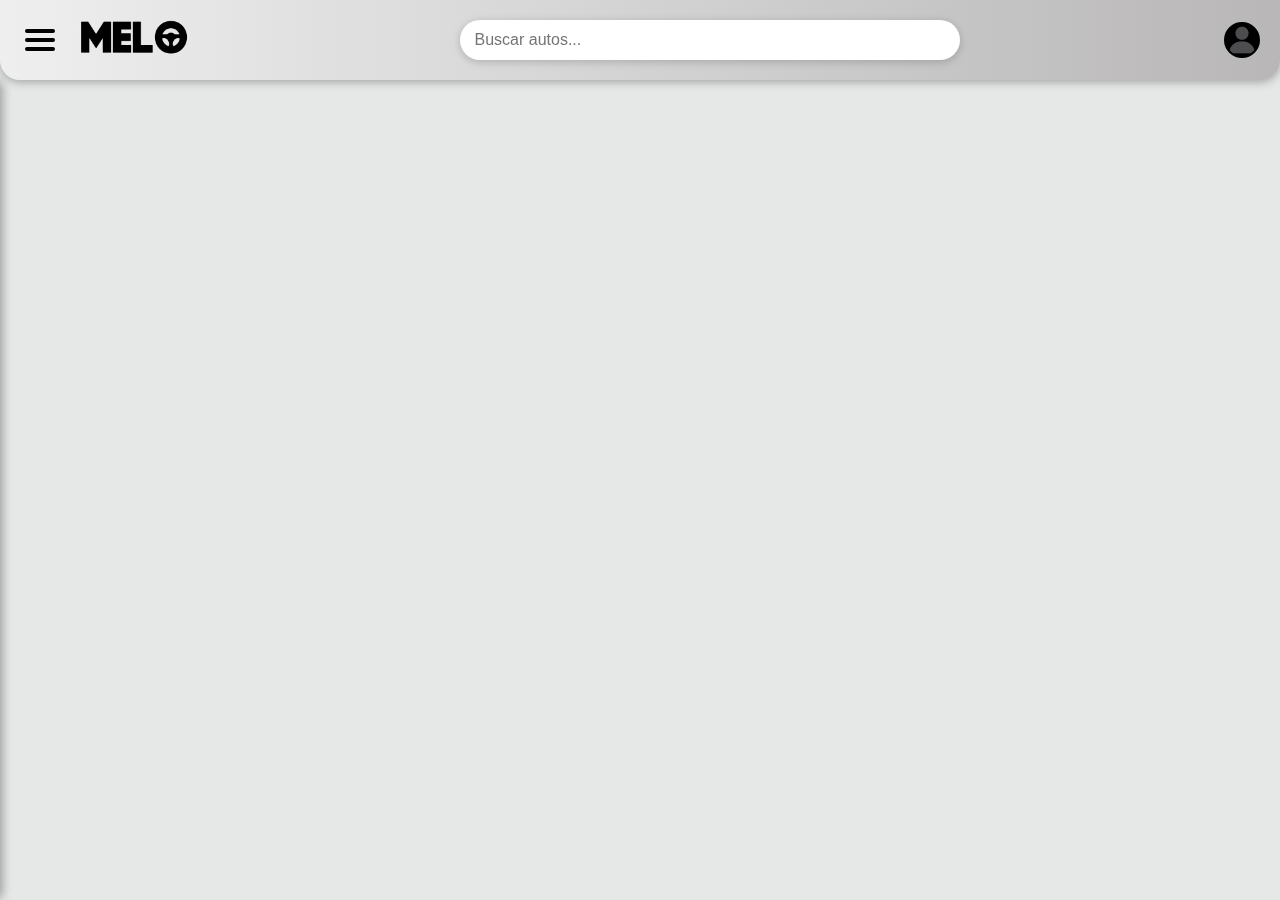
<file: Index.html>
<!--No tocar-->
<!DOCTYPE html>
<html lang="es">
<head>
  <meta charset="UTF-8" />
  <meta name="viewport" content="width=device-width, initial-scale=1" />
  <title>Melo - Renta de autos</title>
  <link rel="stylesheet" href="/css/style.css" />
</head>




<body>

      <!--Menu-->

  <header class="main-header">
    <div class="toggle" id="menu-toggle" aria-label="Toggle menu" role="button" tabindex="0">
      <span></span>
      <span></span>
      <span></span>
     </div>


       <!--Logo-->

     <a href="/Index.html" class="logo-link" aria-label="Melo Logo">
     
        <img src="img/MeloFrontPagetext.png" alt="Melo Logo" class="titulo-img" title="La pagina principal de melo" />


     </a>

     <!--Buscador-->
     
     <div class="Buscador">
      <input
        type="search"
        id="search-input"
        class="buscardor-input"
        placeholder="Buscar autos..."
      />
    </div>


    <img src="/img/Profile_Icon.png" alt="Imagen de perfil" class="profile-icon" title="Perfil de usuario" />


  </header>


    <!--Sidebar-->

  <nav class="slidebar" id="sidebar">
    <h1>📜Menú</h1>
    <ul>
      <li><a href="#">🏡Inicio</a></li>
      <li><a href="#">⚙️Ajustes</a></li>
      <li><a href="/register.html">📝Registrarse</a></li>


    </ul>
  </nav>


    <!--Contenido principal-->

  <main>




  </main>





    <!--Footer-->
  <script src="/js/script.js"></script>
</body>
</html>
</file>
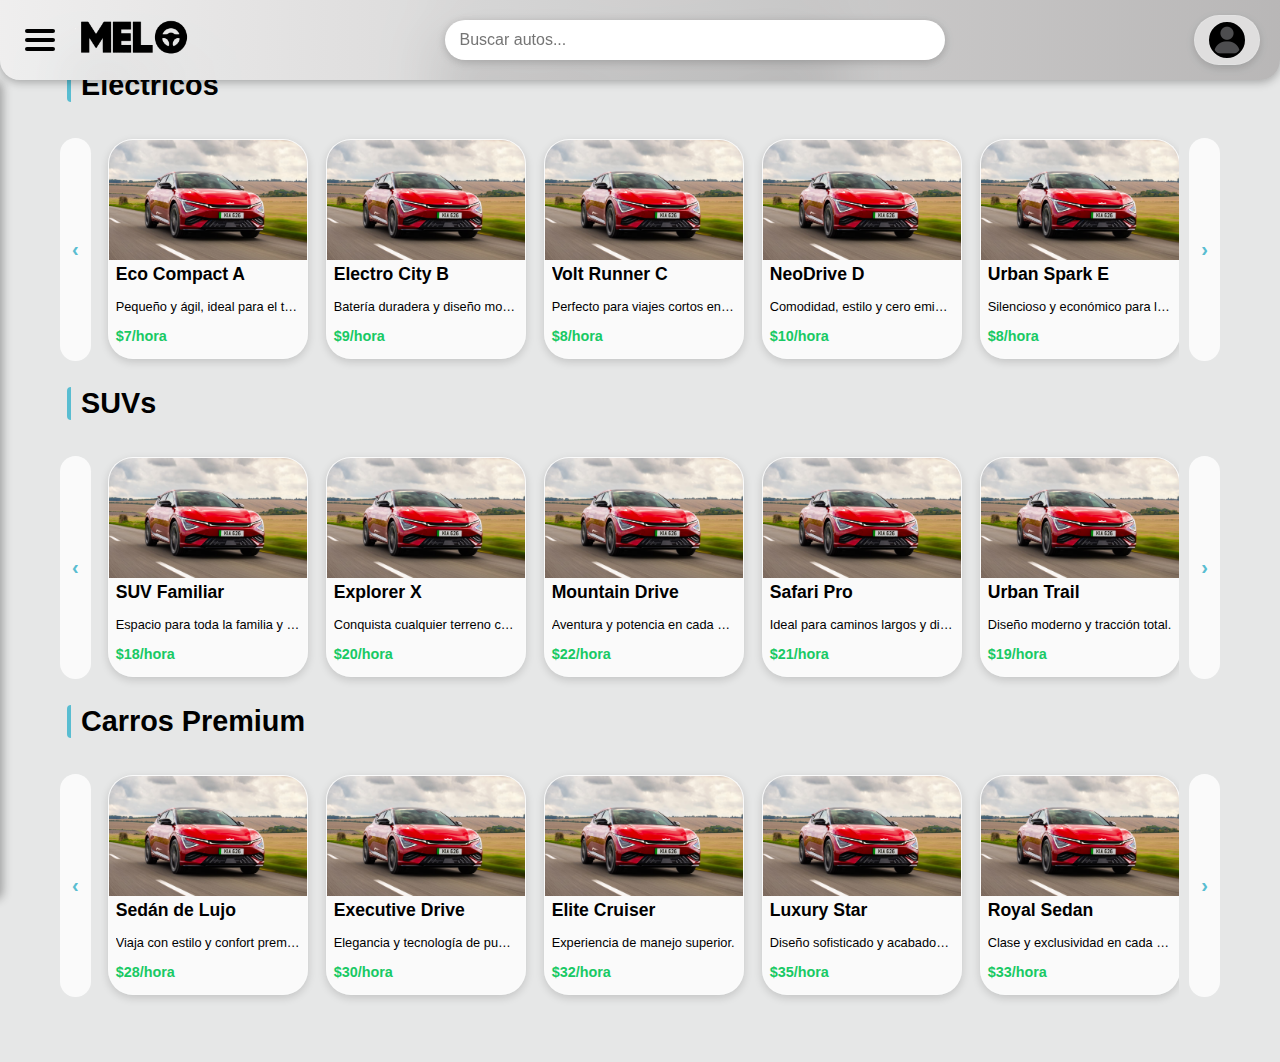
<file: index.html>
<!--No tocar-->
<!DOCTYPE html>
<html lang="es">
<head>
  <meta charset="UTF-8" />
  <meta name="viewport" content="width=device-width, initial-scale=1" />
  <title>Melo - Renta de autos</title>
  <link rel="stylesheet" href="css/style.css" />
    <link href='https://cdn.boxicons.com/fonts/basic/boxicons.min.css' rel='stylesheet'>
  <link rel="icon" href="img/MeloIcon.png" type="image/png" />
  
</head>

<body>

      <!--Menu-->

  <header class="main-header">
    <div class="toggle" id="menu-toggle" aria-label="Toggle menu" role="button" tabindex="0">
      <span></span>
      <span></span>
      <span></span>
     </div>


       <!--Logo-->

     <a href="index.html" class="logo-link" aria-label="Melo Logo">
     
        <img src="img/MeloFrontPagetext.png" alt="Melo Logo" class="titulo-img" title="La pagina principal de melo" />


     </a>

     <!--Buscador-->
     
     <div class="Buscador">
      <input
        type="search"
        id="search-input"
        class="buscardor-input"
        placeholder="Buscar autos..."
        title="Buscar autos disponibles"
        aria-label="Buscar autos disponibles"
        aria-describedby="search-button"
      />
      <i class='bx bx-search'></i>
    </div>

     <!-- Profile Icon -->

     <div class="profile-container">
<img src="img/Profile_Icon.png" alt="Imagen de perfil" class="profile-icon" title="Perfil de usuario" aria-label="Perfil" id="profile-icon" />  <div id="profile-dropdown" class="profile-dropdown">
  <a href="#"><i class='bx  bx-user-circle'  ></i> Mi perfil</a>
  <a href="#"><i class='bx bx-car'></i> Autos</a>
    <a href="#"><i class='bx bx-cog'></i>Ajustes</a>
    <a href="#"><i class='bx  bx-arrow-out-left-square-half'  ></i> Salir</a>
  </div>
</div>




  </header>


    <!--Sidebar-->
<nav class="slidebar" id="sidebar">
  <h1><i class='bx bx-menu'></i> Menú</h1>
  <ul>
    <li>
      <a href="index.html"><i class='bx bx-home'></i> Inicio</a>
    </li>
    <li>
      <a href="ajustes.html"><i class='bx bx-cog'></i> Ajustes</a>
    </li>
    <li>
      <a href="register.html"><i class='bx bx-edit'></i> Registrarse</a>
    </li>
    <li>
      <a href="login.html"><i class='bx bx-lock'></i> Iniciar Sesión</a>
    </li>
    <li>
      <a href="contacto.html"><i class='bx bx-phone'></i> Contacto</a>
    </li>
  </ul>
</nav>



    <!--Contenido principal-->

  <main>
    <section class="main-content">
      <h2></h2>

      
    </section>

<!-- Marketplace -->
<section class="marketplace">
  <h2>Explora Nuestros Autos Para Renta</h2>

  <!-- Categoria 1: Eléctricos -->
  <div class="category" id="Electricos">
    <div class="category-title">Eléctricos</div>
    <div class="carousel-wrapper">
      <button class="scroll-btn left" onclick="scrollLeftBtn('electricos-scroll')">‹</button>
      <div class="cards scrollable" id="electricos-scroll">

        <a href="#" class="card">
          <img src="img/Carplaceholder.png" alt="Eco Compact A">
          <div class="info">
            <h3>Eco Compact A</h3>
            <p>Pequeño y ágil, ideal para el tráfico urbano.</p>
            <span class="price">$7/hora</span>
          </div>
        </a>

        <a href="#" class="card">
          <img src="img/Carplaceholder.png" alt="Electro City B">
          <div class="info">
            <h3>Electro City B</h3>
            <p>Batería duradera y diseño moderno.</p>
            <span class="price">$9/hora</span>
          </div>
        </a>

        <a href="#" class="card">
          <img src="img/Carplaceholder.png" alt="Volt Runner C">
          <div class="info">
            <h3>Volt Runner C</h3>
            <p>Perfecto para viajes cortos en la ciudad.</p>
            <span class="price">$8/hora</span>
          </div>
        </a>

        <a href="#" class="card">
          <img src="img/Carplaceholder.png" alt="NeoDrive D">
          <div class="info">
            <h3>NeoDrive D</h3>
            <p>Comodidad, estilo y cero emisiones.</p>
            <span class="price">$10/hora</span>
          </div>
        </a>

        <a href="#" class="card">
          <img src="img/Carplaceholder.png" alt="Urban Spark E">
          <div class="info">
            <h3>Urban Spark E</h3>
            <p>Silencioso y económico para la ciudad.</p>
            <span class="price">$8/hora</span>
          </div>
        </a>

        <a href="#" class="card">
          <img src="img/Carplaceholder.png" alt="GreenMotion F">
          <div class="info">
            <h3>GreenMotion F</h3>
            <p>Eficiencia energética con buen espacio.</p>
            <span class="price">$9/hora</span>
          </div>
        </a>

        <a href="#" class="card">
          <img src="img/Carplaceholder.png" alt="Mini EV G">
          <div class="info">
            <h3>Mini EV G</h3>
            <p>Tamaño compacto, gran desempeño.</p>
            <span class="price">$7/hora</span>
          </div>
        </a>

        <a href="#" class="card">
          <img src="img/Carplaceholder.png" alt="Silent Cruiser H">
          <div class="info">
            <h3>Silent Cruiser H</h3>
            <p>Conducción suave con carga rápida.</p>
            <span class="price">$10/hora</span>
          </div>
        </a>

      </div>
      <button class="scroll-btn right" onclick="scrollRightBtn('electricos-scroll')">›</button>
    </div>
  </div>

  <!-- Categoria 2: SUVs -->
  <div class="category" id="SUV">
    <div class="category-title">SUVs</div>
    <div class="carousel-wrapper">
      <button class="scroll-btn left" onclick="scrollLeftBtn('suv-scroll')">‹</button>
      <div class="cards scrollable" id="suv-scroll">

        <a href="#" class="card">
          <img src="img/Carplaceholder.png" alt="SUV Familiar">
          <div class="info">
            <h3>SUV Familiar</h3>
            <p>Espacio para toda la familia y equipaje.</p>
            <span class="price">$18/hora</span>
          </div>
        </a>

        <a href="#" class="card">
          <img src="img/Carplaceholder.png" alt="Explorer X">
          <div class="info">
            <h3>Explorer X</h3>
            <p>Conquista cualquier terreno con facilidad.</p>
            <span class="price">$20/hora</span>
          </div>
        </a>

        <a href="#" class="card">
          <img src="img/Carplaceholder.png" alt="Mountain Drive">
          <div class="info">
            <h3>Mountain Drive</h3>
            <p>Aventura y potencia en cada viaje.</p>
            <span class="price">$22/hora</span>
          </div>
        </a>

        <a href="#" class="card">
          <img src="img/Carplaceholder.png" alt="Safari Pro">
          <div class="info">
            <h3>Safari Pro</h3>
            <p>Ideal para caminos largos y difíciles.</p>
            <span class="price">$21/hora</span>
          </div>
        </a>

        <a href="#" class="card">
          <img src="img/Carplaceholder.png" alt="Urban Trail">
          <div class="info">
            <h3>Urban Trail</h3>
            <p>Diseño moderno y tracción total.</p>
            <span class="price">$19/hora</span>
          </div>
        </a>

        <a href="#" class="card">
          <img src="img/Carplaceholder.png" alt="Family Wagon">
          <div class="info">
            <h3>Family Wagon</h3>
            <p>Seguridad y confort para los niños.</p>
            <span class="price">$18/hora</span>
          </div>
        </a>

        <a href="#" class="card">
          <img src="img/Carplaceholder.png" alt="AllRoad Max">
          <div class="info">
            <h3>AllRoad Max</h3>
            <p>Versatilidad para ciudad y campo.</p>
            <span class="price">$21/hora</span>
          </div>
        </a>

        <a href="#" class="card">
          <img src="img/Carplaceholder.png" alt="Venture Z">
          <div class="info">
            <h3>Venture Z</h3>
            <p>Potente, elegante y espacioso.</p>
            <span class="price">$23/hora</span>
          </div>
        </a>

      </div>
      <button class="scroll-btn right" onclick="scrollRightBtn('suv-scroll')">›</button>
    </div>
  </div>

  <!-- Categoria 3: Premium -->
  <div class="category" id="Premium">
    <div class="category-title">Carros Premium</div>
    <div class="carousel-wrapper">
      <button class="scroll-btn left" onclick="scrollLeftBtn('premium-scroll')">‹</button>
      <div class="cards scrollable" id="premium-scroll">

        <a href="#" class="card">
          <img src="img/Carplaceholder.png" alt="Sedán de Lujo">
          <div class="info">
            <h3>Sedán de Lujo</h3>
            <p>Viaja con estilo y confort premium.</p>
            <span class="price">$28/hora</span>
          </div>
        </a>

        <a href="#" class="card">
          <img src="img/Carplaceholder.png" alt="Executive Drive">
          <div class="info">
            <h3>Executive Drive</h3>
            <p>Elegancia y tecnología de punta.</p>
            <span class="price">$30/hora</span>
          </div>
        </a>

        <a href="#" class="card">
          <img src="img/Carplaceholder.png" alt="Elite Cruiser">
          <div class="info">
            <h3>Elite Cruiser</h3>
            <p>Experiencia de manejo superior.</p>
            <span class="price">$32/hora</span>
          </div>
        </a>

        <a href="#" class="card">
          <img src="img/Carplaceholder.png" alt="Luxury Star">
          <div class="info">
            <h3>Luxury Star</h3>
            <p>Diseño sofisticado y acabados de lujo.</p>
            <span class="price">$35/hora</span>
          </div>
        </a>

        <a href="#" class="card">
          <img src="img/Carplaceholder.png" alt="Royal Sedan">
          <div class="info">
            <h3>Royal Sedan</h3>
            <p>Clase y exclusividad en cada curva.</p>
            <span class="price">$33/hora</span>
          </div>
        </a>

        <a href="#" class="card">
          <img src="img/Carplaceholder.png" alt="Platinum Ride">
          <div class="info">
            <h3>Platinum Ride</h3>
            <p>Conducción suave con detalles premium.</p>
            <span class="price">$34/hora</span>
          </div>
        </a>

        <a href="#" class="card">
          <img src="img/Carplaceholder.png" alt="Zenith X">
          <div class="info">
            <h3>Zenith X</h3>
            <p>Lo mejor de la ingeniería automotriz.</p>
            <span class="price">$36/hora</span>
          </div>
        </a>

        <a href="#" class="card">
          <img src="img/Carplaceholder.png" alt="Infinity GT">
          <div class="info">
            <h3>Infinity GT</h3>
            <p>Potencia, lujo y presencia en la carretera.</p>
            <span class="price">$38/hora</span>
          </div>
        </a>

      </div>
      <button class="scroll-btn right" onclick="scrollRightBtn('premium-scroll')">›</button>
    </div>
  </div>
</section>






    <!--Footer-->
  <script src="js/script.js"></script>


</body>
</html>
</file>
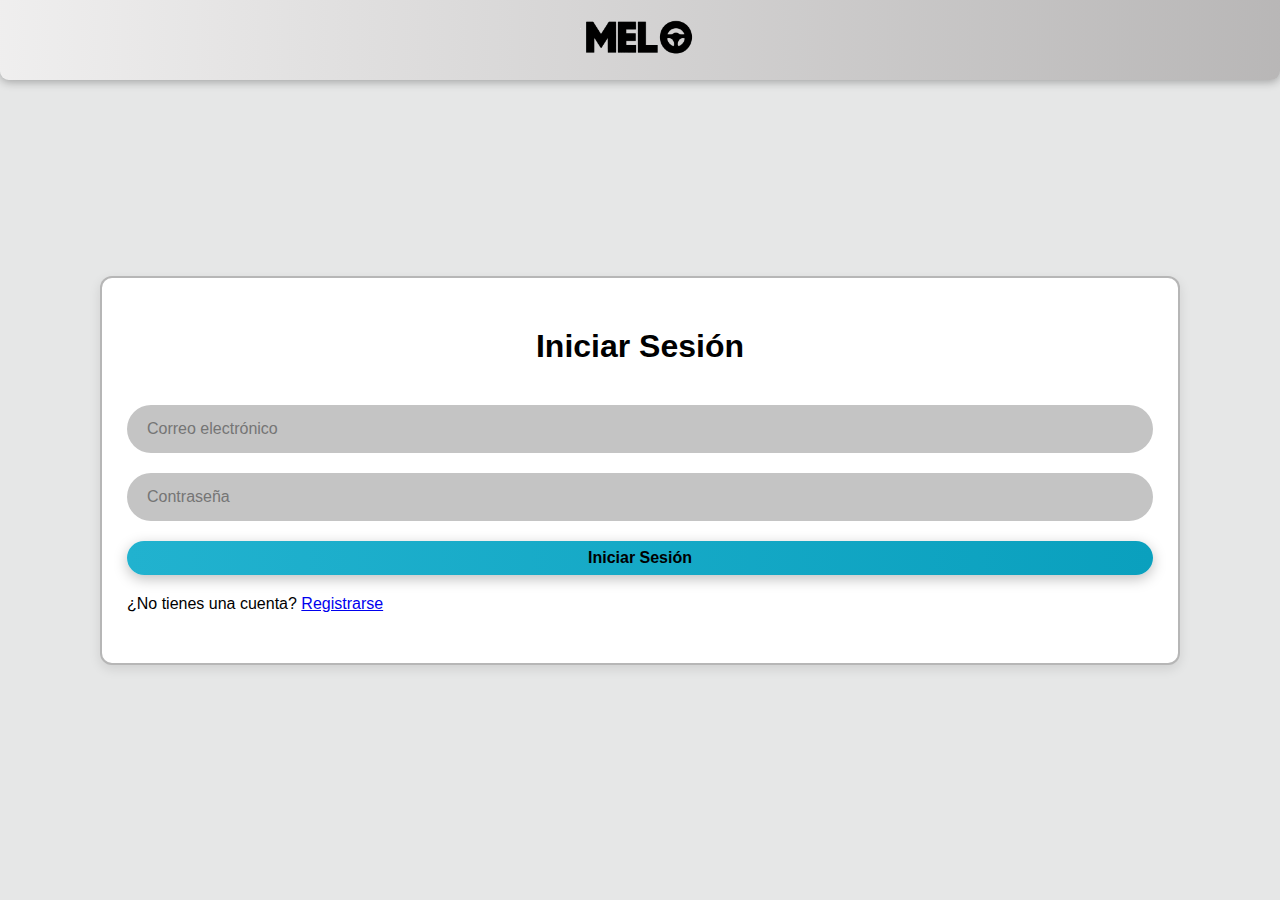
<file: login.html>
<!--No tocar-->
<!DOCTYPE html>
<html lang="es">
<head>
  <meta charset="UTF-8" />
  <meta name="viewport" content="width=device-width, initial-scale=1" />
  <title>Melo - Login</title>
  <link rel="stylesheet" href="css/style.css" />
  <link href='https://cdn.boxicons.com/fonts/basic/boxicons.min.css' rel='stylesheet'>
    <link rel="icon" href="img/MeloIcon.png" type="image/png" />

</head>
<body>

  <!--Logo-->
  <header class="register-header">
    <a href="index.html" class="logo-link" aria-label="Melo Logo">
      <img src="img/MeloFrontPagetext.png" alt="Melo Logo" class="titulo-img" title="La página principal de Melo" />
    </a>
  </header>    

  <div class="container">
    <div class="wrapper"> 
      <form action="">
        <h1>Iniciar Sesión</h1>

        <div class="input-container">
          <input type="email" id="email" name="email" placeholder="Correo electrónico" required />
          <i class='bx bx-envelope-alt'></i>
        </div>

        <div class="input-container">
          <input type="password" id="password" name="password" placeholder="Contraseña" required />
          <i class='bx bx-lock'></i> 
        </div>

        <button type="submit" class="boton">Iniciar Sesión</button>

        <p class="login-link">¿No tienes una cuenta? <a href="register.html">Registrarse</a></p>
      </form>   
    </div>
  </div>

</body>
</html>
</file>
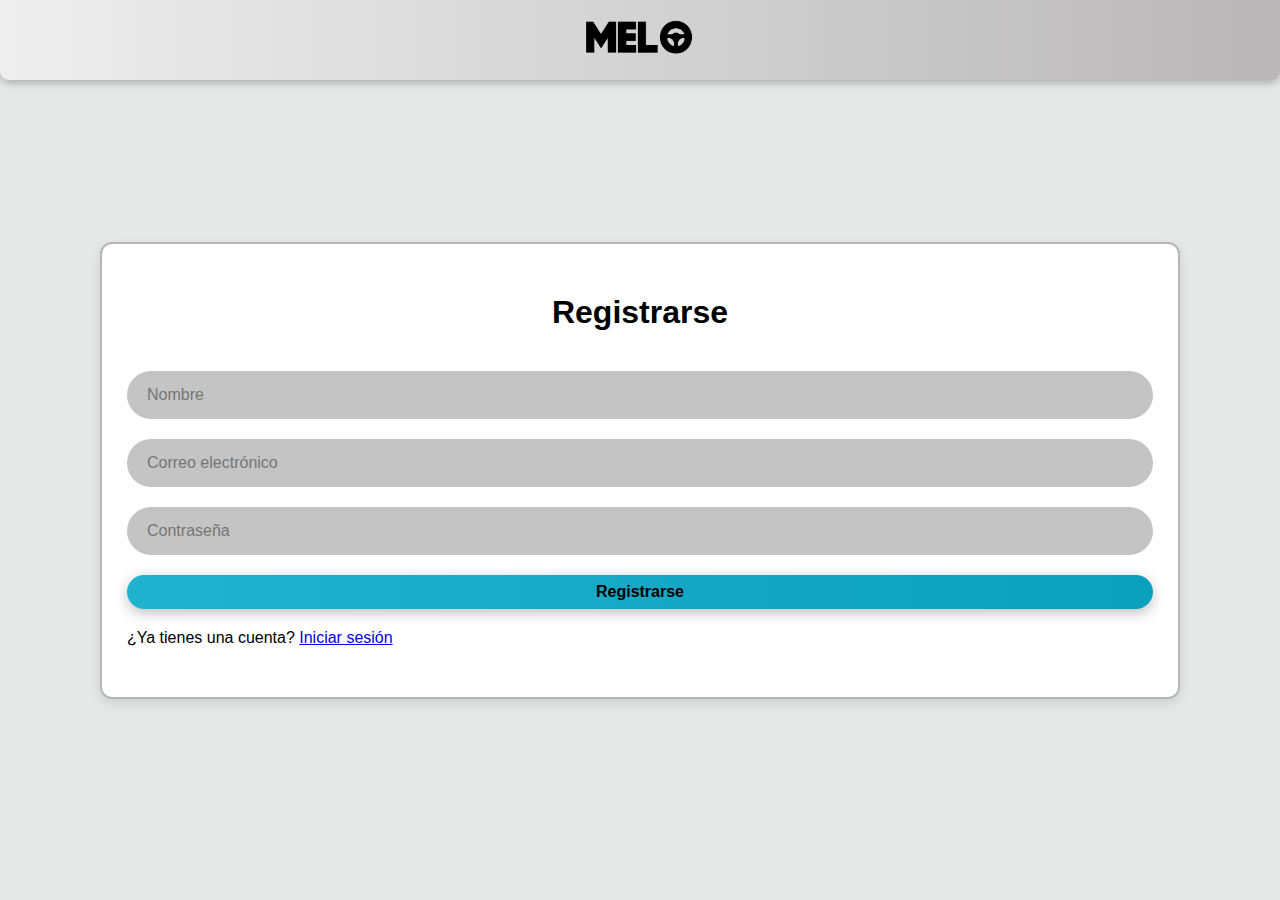
<file: register.html>
<!--No tocar-->
<!DOCTYPE html>
<html lang="es">
<head>
  <meta charset="UTF-8" />
  <meta name="viewport" content="width=device-width, initial-scale=1" />
  <title>Melo - Registrarse</title>
  <link rel="stylesheet" href="css/style.css" />
  <link href='https://cdn.boxicons.com/fonts/basic/boxicons.min.css' rel='stylesheet'>
    <link rel="icon" href="img/MeloIcon.png" type="image/png" />

</head>

<body>

    <!--Logo-->
<header class="register-header">

       <!--Logo-->
     <a href="index.html" class="logo-link" aria-label="Melo Logo">
     
        <img src="img/MeloFrontPagetext.png" alt="Melo Logo" class="titulo-img" title="La pagina principal de melo" />
        </a>
</header>    








<div class="container">

  




<div class="wrapper"> 

    <form action="">

        <h1>Registrarse</h1>
        <div class="input-container">
            <input type="text" id="name" name="name" placeholder="Nombre"required />
            <i class='bx  bx-user-id-card'  ></i>
              
        </div>
        <div class="input-container">
            <input type="email" id="email" name="email"  placeholder="Correo electrónico" plarequired />
            <i class='bx  bx-envelope-alt'  ></i>
        </div>
        <div class="input-container">
            <input type="password" id="password" name="password" placeholder="Contraseña"plarequired />
            <i class='bx  bx-lock'  ></i> 
        </div>
        <button type="submit" class="boton">Registrarse</button>
        <p class="login-link">¿Ya tienes una cuenta? <a href="/login.html">Iniciar sesión</a></p>


    </form>

    


</div>
</div>
</body>





</html>
</file>
<file: css/style.css>
/* ==========================================================
  FONT IMPORTS
  ========================================================== */

/* ==========================================================
  CSS VARIABLES (THEME COLORS, SIZES, ETC.)
  ========================================================== */
:root {
  /* Base sizes */
  --base-size: 16px;

  /* Gradients & Backgrounds */
  --main-gradient: linear-gradient(to right, rgba(253, 251, 251, 0.4), rgba(116, 112, 112, 0.4));
  --main-gradient-nontransparent: linear-gradient(to right, rgb(255, 255, 255), rgb(206, 201, 201));
  --main-solid-color: rgb(255, 255, 255);
  --main-background-color: rgb(230, 231, 231);

  /* Colors */
  --main-color: #dfdede;
  --secondary-color: #59bdd1;
  --secondary-color-dark: #37acc3;
  --secondary-color-gradient: linear-gradient(to right, rgb(89, 189, 209), rgb(8, 68, 81));
  --text-color: #000000;
  --secondary-hover-color: rgba(0, 0, 0, 0.285);
  --primary-hover-color: rgba(22, 23, 23, 0.285);
  --opsite_semitrasparent-color: rgba(75, 74, 74, 0.5);
  --backgroundcolorspecific: #AAACAC;

  /* Effects */
  --universal-blur: blur(30px);

  /* Special Colors */
    --color-stars--readonly: #efb412;
  --color-stars: #e6d00c;
  --color-money: #18c964;
  --color-error: red;
  --color-money-hover: #038a3e;

  /* Input Styles */
  --secondary-input-color: rgb(196, 196, 196);
  --aoutline-input-color: rgba(255, 255, 255, 0.5);
  --inside-input-color: rgb(224, 224, 224);

  /* Button Styles */
  --boton-static: linear-gradient(to right, #21b2cf, #0aa0be);
  --boton-hover: linear-gradient(to right, #62cee3, #0d9dbe);
  --boton-click: linear-gradient(to right, #4895a4, #21474f);

  /* Card Styles */
  --card-background: rgba(255, 255, 255, 0.8);
}

/* ==========================================================
  DARK MODE VARIABLES
  ========================================================== */
@media (prefers-color-scheme: dark) {
  :root {
   --main-gradient: linear-gradient(to right, rgba(30, 30, 30, 0.8), rgba(60, 60, 60, 0.8));
   --main-gradient-nontransparent: linear-gradient(to right, rgb(35, 35, 35), rgb(55, 55, 55));
   --main-solid-color: rgb(20, 20, 20);
   --main-color: #1f1f1f;
   --secondary-color: #59bdd1;
     --secondary-color-dark: #388b9c;
   --secondary-color-gradient: linear-gradient(to right, rgb(89, 189, 209), rgb(8, 68, 81));
   --text-color: #f0f0f0;
   --secondary-hover-color: rgba(255, 255, 255, 0.1);
   --primary-hover-color: rgba(255, 255, 255, 0.2);
   --opsite_semitrasparent-color: rgba(0, 0, 0, 0.5);
   --main-background-color: rgb(15, 15, 15);
   --universal-blur: blur(30px);
   --backgroundcolorspecific: #3F3F3F;

   /* Input Styles */
   --secondary-input-color: rgb(60, 60, 60);
   --aoutline-input-color: rgba(255, 255, 255, 0.3);
   --inside-input-color: rgb(40, 40, 40);

   /* Button Styles */
   --boton-static: linear-gradient(to right, #1e7a8c, #144851);
   --boton-hover: linear-gradient(to right, #2aa2bb, #1f5f6b);
   --boton-click: linear-gradient(to right, #0f3c45, #0a242a);

   /* Card Styles */
   --card-background: rgba(40, 40, 40, 0.85);
  }
}

/* ==========================================================
  CSS RESET & BASE STYLES
  ========================================================== */
*,
*::before,
*::after {
  box-sizing: border-box;
  margin: 0;
  padding: 0;
}

html {
  font-size: 16px;
  overflow-y: auto;
  scroll-behavior: smooth;
  scrollbar-width: thin;
}

body {
  margin: 0 !important;
  font-family: 'Segoe UI', Tahoma, Geneva, Verdana, sans-serif;
  font-size: 16px;
  background-color: var(--main-background-color);
  color: var(--text-color);
}

/* ==========================================================
  LAYOUT HELPERS
  ========================================================== */
.container {
  display: flex;
  flex-direction: column;
  align-items: center;
  min-height: 100vh;
  justify-content: center;
}

.main-content {
  display: flex;
  flex-direction: column;
  align-items: center;
  justify-content: center;
}

/* ==========================================================
  HEADER & NAVIGATION
  ========================================================== */
/* Main header bar */
.main-header {
  position: fixed;
  top: 0;
  left: 0;
  right: 0;
  height: 80px;
  background: var(--main-gradient);
  backdrop-filter: var(--universal-blur);
  -webkit-backdrop-filter: var(--universal-blur);
  border-bottom-left-radius: 20px;
  border-bottom-right-radius: 20px;
  display: flex;
  align-items: center;
  gap: 15px;
  padding: 0 20px;
  z-index: 1000;
  box-shadow: 0 2px 10px rgba(0, 0, 0, 0.3);
}

.register-header {
  position: fixed;
  top: 0;
  left: 0;
  right: 0;
  height: 80px;
  background: var(--main-gradient);
  backdrop-filter: var(--universal-blur);
  -webkit-backdrop-filter: var(--universal-blur);
  border-bottom-left-radius: 9px;
  border-bottom-right-radius: 9px;
  display: flex;
  align-items: center;      /* Centra verticalmente */
  justify-content: center;  /* Centra horizontalmente */
  gap: 15px;
  padding: 0 20px;
  z-index: 1000;
  box-shadow: 0 2px 10px rgba(0, 0, 0, 0.3);
  text-align: center; /* Centrado de texto dentro de los elementos */
}


@media (max-width: 600px) {
.main-header {
  position: fixed;
  height: 80px;
  gap: 8px;
  padding: 0 5px;
  z-index: 1000;
  box-shadow: 0 2px 10px rgba(0, 0, 0, 0.3);
}
}


/* Header container for content alignment */
.main-header .container {
  display: flex;
  align-items: center;
  justify-content: space-between;
  width: 100%;
}



/* Logo image */
.titulo-img {
  max-width: 120px;
  max-height: 100px;
  height: auto;
  width: auto;
  display: block;
  user-select: none;
    transition: transform 0.3s ease;
}

/* Logo image */
.titulo-img:hover {
  transform: scale(1.05);
  transition: transform 0.3s ease;
}

@media (max-width: 500px) {
  .titulo-img {
      max-width: 100px;
      max-height: 80px;
  }
}

@media (max-width: 300px) {
  .titulo-img {
      max-width: 80px;
      max-height: 80px;
  }
}




/* Toggle (hamburger) button for sidebar/menu */
.toggle {
  flex-shrink: 0;
  width: 30px;
  height: 30px;
  cursor: pointer;
  position: relative;
  border-radius: 2px;
  display: flex;
  flex-direction: column;
  justify-content: center;
  padding: 5px;
  gap: 5px;
  z-index: 1100;
  user-select: none;
  box-sizing: content-box;
  transition: background-color 0.3s ease;
}

.toggle:hover {
  background-color: rgba(255, 255, 255, 0.1);
  transition: background-color 0.3s ease;
}

.toggle span {
  display: block;
  height: 4px;
  width: 100%;
  background-color: var(--text-color);
  border-radius: 50px;
  transition: all 0.3s ease;
  transform-origin: center;
}

.toggle.active span:nth-child(1) {
  background-color: var(--text-color);
  transform: rotate(45deg) translate(5px, 5px);
}
.toggle.active span:nth-child(2) {
  background-color: var(--text-color);
  opacity: 0;
}
.toggle.active span:nth-child(3) {
  background-color: var(--text-color);
  transform: rotate(-45deg) translate(8px, -8px);
}

/* ==========================================================
  SIDEBAR NAVIGATION
  ========================================================== */
.slidebar {
  position: fixed;
  top: 80px;
  left: 0;
  width: 240px;
  height: calc(100vh - 80px);
  background: var(--main-gradient);
  backdrop-filter: var(--universal-blur);
  -webkit-backdrop-filter: var(--universal-blur);
  border-radius: 10px;
  transform: translateX(-100%);
  transition: transform 0.4s ease;
  padding: 20px;
  border-top-right-radius: 9px;
  border-bottom-right-radius: 9px;
  box-shadow: 3px 0 10px rgba(0,0,0,0.3);
  z-index: 100;
  overflow-y: auto;
}
.slidebar.open {
  transform: translateX(0);
}
.slidebar h1 {
  color: var(--text-color);
  font-size: 44px;
  margin-top: 2px;
  border-bottom: 4px solid var(--secondary-color);
  border-radius: 2px;
  padding-bottom: 20px;
}
.slidebar ul {
  list-style: none;
  margin: 20px 0;
  padding-left: 0;
  font-size: 18px;
  font-weight: 500;
}
.slidebar ul li a {
  display: block;
  padding: 10px;
  color: var(--text-color);
  text-decoration: none;
  font-weight: 600;
  border-radius: 9px;
  transition: background-color 0.1s ease;
}

.slidebar ul li a:hover {
  background-color: var(--primary-hover-color);
}

/* ==========================================================
  PROFILE & USER COMPONENTS
  ========================================================== */
/* Profile container in header */


@media (max-width: 1050px) {
 .profile-container {
      padding: 4px 10px !important;
  }
}

@media (max-width: 700px) {
 .profile-container{
  padding: 10px 10px !important;
      transform: scale(0.85); /* Disminuye visualmente el tamaño */
  
  }
}

.profile-container {
  display: flex;
  align-items: center;
  gap: 10px;
  background-color: var(--main-color);
  border: 1px solid rgba(255, 255, 255, 0.15);
  box-shadow: 0 3px 8px rgba(0, 0, 0, 0.15);
  padding: 6px 14px;
  border-radius: 999px;
  transition: background-color 0.3s ease, border-color 0.3s ease;
  cursor: pointer;
    opacity: 1;
  transform: translateY(0);
  transition: opacity 0.3s ease, transform 0.3s ease;
  pointer-events: auto;
  opacity: 1;
}

.profile-container.fade-out {
  opacity: 0;
      transition: opacity 0.3s ease;

}


.profile-container.hidden {
  opacity: 0;
  transform: translateY(-10px);
  pointer-events: none;
}

.profile-container:hover {
  background-color: var(--primary-hover-color);
  border-color: var(--secondary-color);
}
.profile-icon {
  width: 36px;
  height: 36px;
  border-radius: 50%;
  background-color: var(--text-color);
  overflow: hidden;
  position: relative;
  display: flex;
  align-items: center;
  justify-content: center;
  transition: transform 0.3s ease;
  border: var(--text-color) 2px solid;
}
.profile-icon img {
  width: 100%;
  height: 100%;
  object-fit: cover;
  border-radius: 50%;
  display: block;
}
.profile-icon:hover {
  transform: scale(1.09);
}

@media (max-width: 1050px) {
 .username {
  font-size: 15px !important;
  font-weight: 500 !important;
  letter-spacing: 0.1px!important;
  }
}

@media (max-width: 700px) {
 .username {
  display: none !important;
  }
}
.username {
  color: var(--text-color);
  font-size: 16px;
  font-weight: 600;
  letter-spacing: 0.3px;
  max-width: 150px;
  white-space: nowrap;
  overflow: hidden;
  text-overflow: ellipsis;
}

/* Profile dropdown menu */
.profile-dropdown {
  position: absolute;
  right: 10px;
  top: 65px;
  background: var(--main-color);
  box-shadow: 0 8px 32px rgba(0, 0, 0, 0.25);
  width: 190px;
  overflow: hidden;
  opacity: 0;
  transform: translateY(-10px);
  pointer-events: none;
  transition: all 0.3s ease;
  border-radius: 8px;
  z-index: 1000;
  border: 1px solid rgba(255, 255, 255, 0.15);
}

.profile-dropdown h3 {
  padding-left: 10px;
  padding-bottom: 5px;
  padding-top: 5px;
  border-bottom: 1px solid var(--secondary-hover-color);

  overflow: hidden;
  text-overflow: ellipsis;
  white-space: nowrap;
display: none;

}


@media (max-width: 700px) {
  .profile-dropdown h3 {
    display: block!important;
  }
}


.profile-dropdown ul {
  list-style: none;
  margin: 0;
  padding: 0;
}

.profile-dropdown:hover{
border: var(--secondary-color)  1px solid;
  box-shadow: 0 8px 32px rgba(0, 0, 0, 0.25);
}


.profile-dropdown.open {
  opacity: 1;
  transform: translateY(0);
  pointer-events: auto;
}
.profile-dropdown a {
  display: block;
  padding: 10px 16px;
  color: var(--text-color);
  text-decoration: none;
  margin: 1px 0;
  font-size: 18px;
  font-weight: 500;
  border-radius: 9px;
  transition: background-color 0.1s ease;
}
.profile-dropdown a:hover {
  background-color: var(--primary-hover-color);
}

/* ==========================================================
  SEARCH BAR (Buscador)
  ========================================================== */
.Buscador {
  width: 100%;
  max-width: 500px;
  background-color: var(--main-solid-color);
  border-radius: 25px;
  box-shadow: 0 2px 10px rgba(0, 0, 0, 0.2);
  display: flex;
  justify-content: center;
  align-items: center;
  padding: 0px;
  margin: 0 auto;
  border: 1px solid transparent;
  transition: border-color 0.3s ease, background-color 0.3s ease;
  position: relative;
  text-decoration: none;
}
.Buscador:focus-within,
.Buscador:hover {
  border-color: var(--secondary-color);
}

@media (max-width: 500px) {
  .buscardor-input {
    width: 100%;
    padding: 8px 6px;
    font-size: 13px;
   flex: 1; 
  transition: flex 0.3s ease;

  }
}

.buscardor-input {
  width: 100%;
  padding: 10px 14px;
  border: none;
  border-radius: 10px;
  font-size: 16px;
  color: var(--text-color);
  background-color: transparent;
  transition: background-color 0.3s ease, color 0.3s ease;
  box-sizing: border-box;
  position: relative;
  z-index: 15;
  white-space: nowrap;    
  overflow: hidden;        
  text-overflow: ellipsis;   
  
}

.buscardor-input:focus {
  outline: none;
}
.Buscador i {
  color: var(--text-color);
  font-size: 18px;
  margin-left: 8px;
  transition: color 0.3s ease;
  position: relative;
  z-index: 15;
}
.Buscador:hover i {
  color: var(--secondary-color);
}

.sugerencias-lista {
  position: absolute;
  top: 108%;
  left: 0;
  right: 0;
  background-color: var(--main-solid-color);
  list-style: none;
  padding: 0;
  margin: 0;
  border-radius: 25px;
  max-height: 300px;
  overflow-y: auto;
  box-shadow: 0 4px 12px rgba(0,0,0,0.25);
  border-top: none;
  z-index: 10;
  visibility: hidden;
  opacity: 0;
  transform: translateY(-5px);
  transition: opacity 0.3s ease, transform 0.3s ease;
}
.Buscador:focus-within .sugerencias-lista {
  visibility: visible;
  opacity: 1;
  transform: translateY(0);
}
.sugerencias-lista li {
  padding: 10px 14px;
  cursor: pointer;
  transition: background-color 0.1s ease, color 0.1s ease;
}
.sugerencias-lista li:hover {
  background-color: var(--secondary-color);
  color: var(--main-color);
}

/* ==========================================================
  AUTH BUTTONS
  ========================================================== */
.auth-buttons {
  display: flex;
  gap: 12px;
  align-items: center;
}

/* ==========================================================
  BUTTONS
  ========================================================== */
.boton {
  background: var(--boton-static);
  display: inline-block;
  padding: 8px 24px;
  color: var(--text-color);
  font-family: inherit;
  font-size: 1rem;
  font-weight: 600;
  border: none;
  border-radius: 100px;
  box-shadow: 0 4px 14px rgba(0, 0, 0, 0.25);
  cursor: pointer;
  text-align: center;
  text-decoration: none;
  transition: background 0.3s ease, transform 0.2s ease, box-shadow 0.3s ease;
  position: relative;
  overflow: hidden;
}

.boton:hover {
  background: var(--boton-hover);
  transform: translateY(-2px);
  box-shadow: 0 6px 18px rgba(0, 0, 0, 0.35);
}

.boton:active {
  background: var(--boton-click);
  transform: translateY(1px);
  box-shadow: 0 2px 10px rgba(0, 0, 0, 0.2);
}

.boton:focus {
  outline: none;
}



.botonE{
  background: var(--boton-static);
  display: inline-block;
  padding: 8px 24px;
  color: var(--text-color);
  font-family: inherit;
  font-size: 1rem;
  font-weight: 600;
  border: none;
  border-radius: 100px;
  box-shadow: 0 4px 14px rgba(0, 0, 0, 0.25);
  cursor: pointer;
  text-align: center;
  text-decoration: none;
  transition: background 0.3s ease, transform 0.2s ease, box-shadow 0.3s ease;
  position: relative;
  overflow: hidden;
}

.botonE:hover {
  background: var(--boton-hover);
  transform: translateY(-2px);
  box-shadow: 0 6px 18px rgba(0, 0, 0, 0.35);
}

.botonE:active {
  background: var(--boton-click);
  transform: translateY(1px);
  box-shadow: 0 2px 10px rgba(0, 0, 0, 0.2);
}

.botonE:focus {
  outline: none;
}




/* En pantallas pequeñas */
@media (max-width: 1250px) {
  /* Ocultar texto */
  .auth-buttons .btn-text {
    display: none;
  }
  /* Mostrar iconos */
  .auth-buttons .boton i {
    display: inline;
    font-size: 1.5rem; /* Ajusta tamaño si quieres */
  }

  /* Opcional: centra los iconos y ajusta padding para que no queden muy grandes */
  .auth-buttons {
    display: flex;
    gap: 10px;
  }
  .auth-buttons .boton {
    padding: 8px 12px;
    font-size: 0; /* Oculta texto sobrante */
  }
}


/* ==========================================================
  FORM & INPUTS
  ========================================================== */


  .goodhef {
  display: inline-flex;
  color: var(--text-color);
  font-weight: 600;
  text-decoration: none;
  font-size: 1rem;
  position: relative;
  overflow: hidden;
  text-decoration: underline;
}

.goodhef:hover {
  color: var(--secondary-color);
    text-decoration-color: var(--secondary-color);
  text-decoration-thickness: 2px;
  text-decoration: none;
}






.categoria {
  width: 100%;                  /* o 300px si quieres fijo */
  height: 200px;
  background-color: #fff;
  border: 2px solid #ccc;
  border-radius: 8px;
  padding: 8px;
  font-size: 1rem;
  font-family: inherit;
  color: #333;
  box-shadow: 0 4px 12px rgba(0, 0, 0, 0.1);
  overflow-y: auto;
  outline: none;
  transition: border 0.3s ease, box-shadow 0.3s ease;
}

.categoria :focus {
  border-color: var(--boton-static, #8f0505);
  box-shadow: 0 0 0 3px rgba(143, 5, 5, 0.2);
}

.categoria option:checked {
  background-color: var(--boton-static, #8f0505);
  color: #fff;
}


.wrapper {
  max-width: 1080px;
  width: 100%;
  margin: 100px auto 60px auto;
  background: var(--main-solid-color);
  border-radius: 12px;
  border: 2px solid var(--secondary-hover-color);
  padding: 30px 25px;
  color: var(--text-color);
  box-shadow:0 4px 12px rgba(0, 0, 0, 0.1); 
  font-family: inherit;
}
.wrapper h1,
.wrapper h2 {
  color: var(--text-color);
  font-size: 2rem;
  margin-bottom: 20px;
  text-align: center;
  font-weight: 700;
}
.wrapper form {
  display: flex;
  flex-direction: column;
  gap: 20px;
  padding: 20px 0;
}
label {
  font-weight: 600;
  color: var(--text-color);
  margin-bottom: 8px;
  display: block;
  font-size: 0.95rem;
}
.input-container {
  all: unset;
  width: 100%;
  background-color: var(--secondary-input-color);
  border-radius: 50px;
  padding: 0 12px;
  display: flex;
  align-items: center;
  transition: box-shadow 0.3s ease, background-color 0.3s ease;
  min-height: 48px;
  box-sizing: border-box;
}

.input-container textarea {
  resize: none !important; 
  all: unset;
  width: 100%;
  background-color: var(--secondary-input-color);
  border-radius: 5px;
  padding: 12px;
  min-height: 48px;
  box-sizing: border-box;
  font-family: inherit;
  font-size: 1rem;
  border: 1px solid var(--border-color, #ccc);
  transition: box-shadow 0.3s ease, background-color 0.3s ease;
}


.input-container textarea :focus-within {
  box-shadow: 0 0 0 3px var(--secondary-color);
  background-color: var(--inside-input-color);
}


.input-container:focus-within {
  box-shadow: 0 0 0 3px var(--secondary-color);
  background-color: var(--inside-input-color);
}

.input-container input{
  width: 100%;
  border: none;
  background: transparent;
  color: var(--text-color);
  font-size: 1rem;
  font-family: inherit;
  padding: 12px 8px;
  outline: none;
  box-sizing: border-box;
  min-height: 48px;
}

.input-container select {
  width: 90%;
  border: none;
  background-color: var(--secondary-input-color);
  border-radius: 50px;
  color: var(--text-color);
  font-size: 1rem;
  font-family: inherit;
  padding: 12px 8px;
  outline: none;
  transition: box-shadow 0.3s ease, background-color 0.3s ease;
  box-sizing: border-box;
  min-height: 48px;
  appearance: none;
  cursor: pointer;
}


.input-container:focus-within select {
 background-color: var(--inside-input-color);
color: var(--text-color);
}


.input-container textarea {
  width: 100%;
  border: none;
  margin: 2%;
  background: transparent;
  color: var(--text-color);
  font-size: 1rem;
  font-family: inherit;
  padding: 80px 8px 80px 8px;
  outline: none;
  resize: none;
  box-sizing: border-box;
  min-height: 37px;
}

.input-container i {
  color: var(--text-color);
  margin-right: 10px;
  font-size: 1.2rem;
}

input[type="submit"] {
  margin-top: 15px;
  background: var(--boton-static);
  color: var(--text-color);
  font-weight: 700;
  padding: 16px 0;
  font-size: 1.15rem;
  border-radius: 14px;
  cursor: pointer;
  border: none;
  box-shadow: 0 5px 14px rgba(0, 0, 0, 0.15);
  transition: background 0.3s ease, transform 0.2s ease;
  width: 100%;
  font-family: inherit;
}
input[type="submit"]:hover {
  background: var(--boton-hover);
  transform: translateY(-2px);
  box-shadow: 0 8px 24px rgba(0, 0, 0, 0.2);
}
input[type="submit"]:active {
  background: var(--boton-click);
  transform: translateY(1px);
  box-shadow: 0 4px 12px rgba(0, 0, 0, 0.12);
}
input[type="submit"]:focus {
  outline: none;
  box-shadow: 0 0 0 3px var(--secondary-color);
}

.textarea {
  width: 100%; 
  min-height: 300px;
  max-height: 600px;
  overflow-y: auto;
  padding: 13px 8px;
  line-height: 1.4;
  resize: none;
}


label {
  font-weight: 600;
  display: block;
  margin-bottom: 6px;
  color: var(--text-color);
}


#mapa {
  margin-bottom: 20px;
  border: 2px solid #ccc;
  box-shadow: 0 4px 10px rgba(0, 0, 0, 0.05);
}


/* ==========================================================
  CARDS & CAROUSEL (MARKETPLACE)
  ========================================================== */
.marketplace {
  padding: 40px 20px;
  max-width: 1200px;
  margin: 0 auto;
  text-align: center;
}
.category {
  margin-top: 1px;
  width: 100%;
  padding: 0;
  text-align: left;
  position: relative;
  z-index: 1;
}
.category-title {
  font-size: 1.8rem;
  font-weight: 700;
  color: var(--text-color);
  border-left: 4.5px solid var(--secondary-color);
  padding-left: 10px;
  margin-left: 7px;
  margin-bottom: 10px;
  border-radius: 4px;
  text-align: left;
}
/* Carousel wrapper */
.carousel-wrapper {
  position: relative;
  display: flex;
  align-items: center;
  justify-content: center;
  overflow: hidden;
  max-width: 100%;
}
/* Scrollable cards container */
.cards.scrollable {
  display: flex;
  overflow-x: auto;
  scroll-behavior: smooth;
  gap: 18px;
  padding: 27px 7px;
  width: 90vw;
  box-sizing: border-box;
  scrollbar-width: none;
  -ms-overflow-style: none;
}
.cards.scrollable::-webkit-scrollbar {
  display: none;
}

.card {
  background: var(--card-background);
  border-radius: 25px;
  overflow: hidden;
  text-decoration: none;
  color: var(--text-color);
  transition: transform 0.3s ease, box-shadow 0.5s ease;
  flex-direction: column;
  width: 200px;       
  height: 220px;         
  border: 1px solid rgba(255, 255, 255, 0.1);
  box-shadow: 0 3px 8px rgba(0, 0, 0, 0.15);
  position: relative;
  z-index: 2;
  display: flex;
  flex-shrink: 0;            
  flex-grow: 0;              
}

.card img {
  width: 100%;
  object-fit: cover;
  height: 120px;
  flex-shrink: 0;
}
.info {
  padding: 4px 7px 14px;
  text-align: left;
  flex-grow: 1;
  display: flex;
  flex-direction: column;
  justify-content: space-between;
}
.info h3 {
  font-size: 1.1rem;
  margin: 0 0 2px;
  white-space: nowrap;
  overflow: hidden;
  text-overflow: ellipsis;
}
.info p {
  font-size: 0.8rem;
  line-height: 1.3;
  margin: 0;
  overflow: hidden;
  white-space: nowrap;
  text-overflow: ellipsis;
}
.price {
  color: var(--color-money);
  font-weight: bold;
  font-size: 0.90rem;
  margin-top: 0px;
  display: block;
}
.stars {
  color: var(--color-stars);
  font-weight: bold;
  font-size: 0.90rem;
  margin-top: 0px;
  display: block;
}
.card a {
  text-decoration: none;
  color: inherit;
  display: flex;
  flex-direction: column;
  height: 100%;
}
.card:hover,
.card:focus {
  transform: scale(1.05);
  outline: 2px solid var(--secondary-color);
  box-shadow: 0 6px 14px rgba(0, 0, 0, 0.3);
}

.card:active {
  transform: scale(0.98);
}
/* Carousel scroll buttons */
.scroll-btn {
  position: relative;
  background-color: var(--card-background);
  color: var(--secondary-color);
  border: none;
  padding: 100px 12px;
  cursor: pointer;
  font-size: 20px;
  font-weight: bold;
  border-radius: 20px;
  transition: background-color 0.3s, transform 0.2s ease;
  z-index: 2;
}

.scroll-btn:hover {
  background-color: var(--secondary-color);
  color: var(--text-color);
  transform: scale(1.0001);
}

.scroll-btn:active {
    transform: scale(0.95);
}
.scroll-btn.left {
  margin-right: 10px;
}
.scroll-btn.right {
  margin-left: 10px;
}

/* ==========================================================
  PROFILE PAGE COMPONENTS
  ========================================================== */
.background_and_profile {
  overflow: hidden;
}
.bp_header {
  background-position: center;
  background-repeat: no-repeat;
  background-size: cover;
  height: 160px;
  border-radius: 8px 8px 0 0;
  display: flex;
  justify-content: flex-end;
  align-items: flex-start;
  padding: 10px;
  position: relative;
  margin-top: 5%;
  overflow: hidden;
}

.change-bg-form .bg-overlay {
  position: absolute;
  top: 0; left: 0;
  width: 100%;
  height: 100%;
  background: var(--opsite_semitrasparent-color);
  display: flex;
  align-items: center;
  justify-content: center;
  opacity: 0;
  transition: opacity 0.3s ease;
  border-radius: 8px;
}
.bp_header:hover .bg-overlay {
  opacity: 1;
}
.change-bg-form label {
  color: var(--text-color);
  font-size: 30px;
  background: var(--opsite_semitrasparent-color);
  padding: 10px;
  border-radius: 90%;
  cursor: pointer;
  transition: background 0.3s ease;
}
.change-bg-form label:hover {
  background: var(--text-color);
  color: var(--opsite_semitrasparent-color);
}
.profile-content {
  display: flex;
  align-items: center;
  padding: 20px;
  
  border-radius: 0 0 25px 25px;
  background-color: var(--card-background);
  box-shadow: 0 4px 12px rgba(0, 0, 0, 0.1);
  border: 1px solid var(--secondary-hover-color);
}
.profile_icon_big {
  width: 120px;
  height: 120px;
  border-radius: 50%;
  overflow: hidden;
  position: relative;
  display: flex;
  align-items: center;
  justify-content: center;
  background-color: var(--text-color);
  border: 3px solid var(--text-color);
  margin-right: 20px;
 transition: transform 0.3s ease; 
}

.profile_icon_big:hover {
  transform: scale(1.05);
  box-shadow: 0 4px 12px rgba(0, 0, 0, 0.2);
}


.profile_icon_big img {
  width: 100%;
  height: 100%;
  object-fit: cover;
  border-radius: 50%;
  display: block;
}

.change-pic-form {
  position: absolute;
  top: 0;
  left: 0;
  width: 100%;
  height: 100%;
  display: flex;
  align-items: center;
  justify-content: center;
  opacity: 0;
  background: var(--opsite_semitrasparent-color);
  transition: opacity 0.3s ease;
  border-radius: 50%;
}
.profile_icon_big:hover .change-pic-form {
  opacity: 1;
}
.change-pic-form label {
  color: var(--text-color);
  font-size: 24px;
  background: var(--opsite_semitrasparent-color);
  padding: 10px;
  border-radius: 50%;
  cursor: pointer;
  display: flex;
  align-items: center;
  justify-content: center;
  transition: background 0.3s ease;
}
.change-pic-form label:hover {
  background: var(--text-color);
  color: var(--opsite_semitrasparent-color);
}

.name_bg {
  flex: 1;
  min-width: 0; /* ← ¡necesario para que el ellipsis funcione en flex! */
}

.name_bg h1 {
  color: var(--text-color);
  font-size: 2rem;
  font-weight: bold;
  white-space: nowrap;
  overflow: hidden;
  text-overflow: ellipsis;
  max-width: 100%; 
  text-align: left;
}


.boton_profile {
  margin-top: 10px;
}
.name_and_rating {
  display: flex;
  align-items: center;
  justify-content: space-between;
  gap: 20px;
  flex-wrap: wrap;
}

/* ==========================================================
  CAR DETAIL PAGE
  ========================================================== */
.car-detail-card {
  max-width: 1000px;
  margin: 100px auto;
  padding: 0px;
  border-radius: 16px;
  color: var(--text-color);
  font-family: inherit;
  text-align: left;
}
.car-image {
  width: 100%;
  max-height: 350px;
  object-fit: cover;
  border-radius: 6px;
  margin-bottom: 6px;
}
.car-title {
  font-size: 1.8rem;
  font-weight: bold;
  margin-bottom: 3px;
}
.car-location {
  font-size: 1rem;
  color: var(--text-color);
  margin-bottom: 10px;
}
.description-bubble {
  background-color: var(--main-color);
  color: var(--text-color);
  padding: 5px 20px 10px 10px;
  border-radius: 16px;
  font-size: 1rem;
  line-height: 1.5;
  border: 1px solid rgba(255, 255, 255, 0.15);
  position: relative;
  cursor: pointer;
  overflow: hidden;
  display: -webkit-box;
  -webkit-line-clamp: 5;
  line-clamp: 5;
  -webkit-box-orient: vertical;
  text-overflow: ellipsis;
  white-space: normal;
  overflow-wrap: break-word;
  word-break: break-word;
  box-sizing: border-box;
  text-align: left;
  transition: background-color 0.3s ease, box-shadow 0.3s ease;
  box-shadow: 0 4px 12px rgba(0, 0, 0, 0.1);
}
.description-bubble.truncated {
  max-height: 6.8em;
  overflow: hidden;
  display: -webkit-box;
  -webkit-line-clamp: 5;
  line-clamp: 5;
  -webkit-box-orient: vertical;
}

.description-bubble:hover {
  background-color: var(--primary-hover-color);
  border-color: var(--secondary-color);
}
.description-bubble.expanded {
  max-height: 1000px;
  display: block;
}
#car-description {
  margin: 2;
  word-break: break-word;
  white-space: normal;
  text-align: left;
}
/* Show more button for truncated text */
.show-more {
  position: absolute;
  bottom: 4px;
  right: 12px;
  background-color: var(--main-color);
  color: var(--primary-hover-color);
  font-weight: 600;
  cursor: pointer;
  user-select: none;
  display: none;
  font-size: 1rem;
  z-index: 10;
  padding-left: 6px;
  padding-right: 6px;
    pointer-events: none;
  transition: background-color 0.3s ease, box-shadow 0.3s ease;
}
.description-bubble:hover .show-more {
  display: inline-block;
  pointer-events: auto;
}
.description-bubble.truncated .show-more {
  display: inline;
}
.description-bubble:hover .show-more {
  color: var(--secondary-color);
  background-color: var(--backgroundcolorspecific);
  transition: background-color 0.3s ease, box-shadow 0.3s ease;
}

.rentaauto {
  margin-bottom: 20px;
  margin-top: 7px;


}

/* ==========================================================
  POPUP STYLES
  ========================================================== */


.tituloespecico {
  font-size: 1.5rem !important;
  font-weight: bold;
  margin-bottom: 10px;
}


.popup-overlay {
  display: none; /* Oculto por defecto */
  position: fixed;
  top: 0;
  left: 0;
  width: 100%;
  height: 100%;
  background-color: rgba(0, 0, 0, 0.6); /* fondo oscuro semitransparente */
  justify-content: center;
  align-items: center;
  z-index: 1000;
}

.popup-contenido {
  background-color: var(--main-color);
  border: 1px solid var(--secondary-hover-color);
  padding: 30px;
  border-radius: 10px;
  width: 90%;
  max-width: 400px;
  position: relative;
  box-shadow: 0 5px 15px rgba(0,0,0,0.3);
  text-align: center;
  font-size: large;
  font-weight: bold;
  
}

@media (max-width: 800px) {
  .popup-contenido  {
 font-size: large !important;
  }
 }

.popup-contenido label {
  display: block;
  margin-top: 10px;
  font-weight: bold;
}

.popup-contenido input[type="date"]
 {
  width: 100%;
  padding: 8px;
  margin-top: 5px;
  border-radius: 5px;
  border: 1px solid var(--text-color);
}

.popup-contenido button {
  border: none;
  cursor: pointer;
  margin-top: 21px;
  display: block;
  margin-left: auto;
  margin-right: auto;
}


@media (max-width: 800px) {
  .cerrar  {
 font-size: 26px !important;
  }
 }


.cerrar {
  position: absolute;
  top: 10px;
  right: 15px;
  font-size: 20px;
  cursor: pointer;
  color: var(--text-color);
}


.cerrar:hover {
  color: var(--secondary-color);
 
}

.cerrar:active {
  color: var(--primary-hover-color);
}


/* Contenedor opcional para espaciado */
.date-time-container {
  display: flex;
  flex-direction: column;
  gap: 16px;
  max-width: 400px;
  margin: 30px auto;
  padding: 20px;
  background-color: var(--main-color);
  border: 1px solid var(--secondary-hover-color);
  border-radius: 25px;
  box-shadow: 0 8px 20px rgba(0, 0, 0, 0.2);
  font-family: 'Segoe UI', sans-serif;
  color: var(--text-color);
}

/* Etiquetas (label) */
.date-time-container label {
  font-size: 15px;
  color: var(--text-color);
  margin-bottom: 4px;
}

/* Inputs de fecha/hora */
.date-time-container input[type="datetime-local"] {
  background-color: var(--inside-input-color);
  border: 1px solid var(--secondary-hover-color);
  border-radius: 25px;
  padding: 10px 14px;
  font-size: 14px;
  color: var(--text-color);
  outline: none;
  transition: border 0.3s ease, box-shadow 0.3s ease;
}

.date-time-container input[type="datetime-local"]:focus {
  border-color: var(--secondary-color);
}

.Colorgreen {
  color: var(--color-money);

}

/* ==========================================================
  RATING STARS
  ========================================================== */

.car-price,
.car-rating {
  font-size: 1.05rem;
  font-weight: 600;
  margin: 8px 0;
  text-align: left;
}
.divider {
  margin: 30px 0 20px 0;
  border: none;
  border-top: 1px solid var(--text-color);
  opacity: 0.2;
}
#rating-stars.stars {
    margin-bottom: 10px;
}
.estrellas-auto-detalle i {
  font-size: 2rem;
  color: var(--text-color);
  transition: color 0.2s, transform 0.2s;
  cursor: pointer;
}
.stars i.bxs-star,
.stars i.hovered {
  color: var(--color-stars);
  transform: scale(1.1);
}
.stars.read-only i {
  cursor: default;
  color: var(--color-stars--readonly);
}

.stars.read-only i:hover {
  cursor: default;
  color: var(--color-stars);
}

.car-price {
  color: var(--color-money);
  font-weight: bold;
  font-size: 1.2rem;
  margin-top: 0px;
  display: block;
  transition: color 0.3s ease ;
  text-align: left;
}
.car-price:hover {
  color: var(--color-money-hover);
  transition: color 0.3s ease, text-decoration 0.3s ease;
}

/* ==========================================================
  MAP EMBED (CAR DETAIL)
  ========================================================== */
.car-map {
  position: relative;
  width: 100%;
  max-width: 1000px;
  margin: 20px auto;
  border-radius: 40px;
  overflow: hidden;
  border: 3px solid var(--secondary-color);
  background-color: var(--main-background-color);
  aspect-ratio: 16 / 9;
}
.car-map iframe {
  position: absolute;
  top: 0; left: 0;
  width: 100%;
  height: 100%;
  border: 0;
}

/* ==========================================================
  MINI PROFILE BLOCKS (USER/SELLER)
  ========================================================== */
.user-profile-mini {
  display: flex;
  align-items: center;
  gap: 8px;
  justify-content: center;
  margin-bottom: 20px;
  text-decoration: none;
}
.profile-pic {
  width: 60px;
  height: 60px;
  border-radius: 50%;
  border: 3px solid var(--text-color);
  object-fit: cover;
}
.public-profile-link {
  text-decoration: none;
  display: inline-block;
}
.public-profile-link:hover .public-profile-bubble {
  background-color: var(--primary-hover-color);
  border-color: var(--secondary-color);
  transform: scale(1.02);
}
.public-profile-bubble {
  display: flex;
  align-items: center;
  gap: 10px;
  background-color: var(--main-color);
  padding: 8px 16px;
  border-radius: 999px;
  box-shadow: 0 3px 8px rgba(0, 0, 0, 0.15);
  border: 1px solid rgba(255, 255, 255, 0.15);
  transition: background-color 0.3s ease, border-color 0.3s ease, transform 0.3s ease;
  margin-bottom: 20px;
    margin-top: 2px;
}
.public-profile-pic {
  width: 40px;
  height: 40px;
  border-radius: 50%;
  overflow: hidden;
  border: 2px solid var(--text-color);
  transition: transform 0.3s ease;
  display: flex;
  align-items: center;
  justify-content: center;
}
.public-profile-pic img {
  width: 100%;
  height: 100%;
  object-fit: cover;
  border-radius: 50%;
  display: block;
}
.public-profile-pic:hover {
  transform: scale(1.09);
}
.public-username {
  font-size: 1rem;
  font-weight: 600;
  color: var(--text-color);
  margin: 0;
  white-space: nowrap;
  overflow: hidden;
  text-overflow: ellipsis;
}

/* ==========================================================
  CHAT LIST PAGE
  ========================================================== */
.chat-list-container {
  max-width: 700px;
  margin: 100px auto 20px auto;
  padding: 20px 15px;
  background-color: var(--main-solid-color);
  border-radius: 50px;
  border: 2px solid var(--secondary-hover-color);
  font-family: inherit;
  box-shadow: 0 4px 12px rgba(0, 0, 0, 0.1);
    transition: transform 0.1s, box-shadow 0.1s;
}

@media (max-width: 800px) {
  .chat-list-container {

    margin: 100px 15px 20px 15px !important; 
  }
}

.chat-title {
  color: var(--text-color);
  font-size: 1.6rem;
  margin-bottom: 20px;
  text-align: center;
}
.chat-list {
  list-style: none;
  padding: 0;
  margin: 0;
}
.chat-item {
  display: flex;
  align-items: center;
  padding: 10px 12px;
  border-radius: 50px;
  margin-bottom: 6px;
  transition: background-color 0.2s ease;
  cursor: pointer;
  background-color: var(--main-color);
  border: 1px solid rgba(255, 255, 255, 0.15);
  box-shadow: 0 3px 8px rgba(0, 0, 0, 0.15);
}
.chat-item:hover {
    background-color: var(--primary-hover-color);
  border-color: var(--secondary-color);
}
.chat-avatar {
  width: 52px;
  height: 52px;
  border-radius: 50%;
  object-fit: cover;
  margin-right: 10px;
  border: 2px solid var(--text-color);
    transition: transform 0.1s ease-in;
}

.chat-avatar:hover {
  transform: scale(1.05);
  transition: transform 0.2s ease;
}


.chat-name {
  font-size: 1.11rem;
  color: var(--text-color);
  font-weight: 600 ;
  text-decoration: none;
  user-select: none;
  white-space: nowrap;
  overflow: hidden;
  text-overflow: ellipsis;
}

.badge {
  background: var(--color-error);
  color: var(--text-color);
  border-radius: 99px;
  padding: 1px 6px;
  font-size: 12px;
  margin-left: 5px;
  font-weight: 700; 
}


/* ==========================================================
TEXT CHAT 
 ============================================================ */
.comentdex-wrapper {
  background-color: var(--main-background-color);
  color: var(--text-color);
}

.comentdex-wrapper .comentdex-layout {
  display: flex;
  flex-direction: row;
  gap: 0px;
  padding: 6px;
  height: 100vh;
}
@media (max-width: 800px) {
  .comentdex-wrapper .comentdex-sidebar {
    display: none !important;
  }
}


.comentdex-wrapper .comentdex-sidebar {
  margin-top: 99px;
  width: 260px;
  background-color: var(--main-solid-color);
  padding: 20px;
  border: 1px solid var(--secondary-hover-color);
  overflow-y: auto;
  box-shadow: 0 3px 8px rgba(0, 0, 0, 0.15);
  border-radius: 30px;
  margin-bottom: 18px;
  transition: background-color 0.3s ease, border-color 0.3s ease;
  position: relative;
  z-index: 1;
  flex-shrink: 0;
  display: flex;
  flex-direction: column;
  align-items: center;
  margin-left: 12px;
}


.comentdex-wrapper .comentdex-sidebar:hover {
  background-color: var(--primary-hover-color);
  border-color: var(--secondary-color); 

  transition: background-color 0.3s ease, border-color 0.3s ease;
}
.comentdex-wrapper .comentdex-sidebar h3 {
  color: var(--text-color);
  font-size: 1.5rem;
  margin-bottom: 20px;
  margin-top: 10px;
  text-align: center;
}

.comentdex-wrapper .comentdex-list {
  list-style: none;
  padding: 0;
}

.comentdex-wrapper .comentdex-list li {
  margin-bottom: 8px;
}

.comentdex-wrapper .comentdex-list a {
  display: flex;
  align-items: center;
  text-decoration: none;
  color: var(--text-color);
  transition: background-color 0.2s ease;
  padding: 10px 12px;
  border-radius: 50px;
  cursor: pointer;
  background-color: var(--main-color);
  border: 1px solid rgba(255, 255, 255, 0.15);
  box-shadow: 0 3px 8px rgba(0, 0, 0, 0.15);
  
  /* Ellipsis essentials */
  white-space: nowrap;
  overflow: hidden;
  text-overflow: ellipsis;
  max-width: 100%;
}

.comentdex-list a span {
  display: inline-block;
  max-width: 120px; /* Puedes ajustar esto */
  overflow: hidden;
  text-overflow: ellipsis;
  white-space: nowrap;
  vertical-align: middle;
}


.comentdex-wrapper .comentdex-list2 {
  list-style: none;
  padding: 0;
}

.comentdex-wrapper .comentdex-list2 li {
  margin-bottom: 8px;
}

.comentdex-wrapper .comentdex-list2 a {
  display: flex;
  align-items: center;
  text-decoration: none;
  color: var(--text-color)  ;
  transition: 0.3s;
  padding: 10px 12px;
  border-radius: 50px;
  transition: background-color 0.2s ease;
  cursor: pointer;
  background-color: var(--main-color);
  border: 1px solid var(--secondary-hover-color)  ;
  box-shadow: 0 3px 8px rgba(0, 0, 0, 0.15);
justify-content: center;
margin-bottom: 3px;
font-size: larger;
  font-weight: 700;
  color: var(--text-color);
  text-align: center;
  width: 100%;
  transition: background-color 0.3s ease, border-color 0.3s ease;
}


.comentdex-wrapper .comentdex-list2 a:hover {
    background-color: var(--primary-hover-color);
  border-color: var(--secondary-color);
}


.comentdex-wrapper .comentdex-list a:hover {
    background-color: var(--primary-hover-color);
  border-color: var(--secondary-color);
}

.comentdex-wrapper .comentdex-avatar {
  width: 40px;
  height: 40px;
  border-radius: 50%;
  background-color: var(--text-color);
  object-fit: cover;
  margin-right: 10px;
  border: 2px solid var(--text-color);
  transition: transform 0.1s ease-in;
}

.comentdex-wrapper .comentdex-avatar:hover {
  transform: scale(1.05);
  transition: transform 0.2s ease;
}

.comentdex-wrapper .comentdex-main {
  flex: 1;
  padding: 20px;
  padding-top: 100px;
  display: flex;
  flex-direction: column;
  justify-content: space-between;
}




@media (max-width: 800px) {
  .comentdex-wrapper .comentdex-main {
    padding: 5px !important;
      padding-top: 84px  !important;

  }
}

.comentdex-wrapper .comentdex-main h2 {
  margin-bottom: 15px;
  color: var(--secondary-color);
}

.comentdex-wrapper .comentdex-box {
  flex: 1;
  overflow-y: auto;
  padding: 20px;
  background-color: var(--main-solid-color);
  border-radius: 20px;
  display: flex;
  flex-direction: column;
  gap: 10px;
  border: 1px solid var(--secondary-hover-color);
  box-shadow: 0 3px 8px rgba(0, 0, 0, 0.15);
  margin-bottom: 0px;
  transition: background-color 0.3s ease, border-color 0.3s ease;
  position: relative;
  z-index: 1;
  scrollbar-width: none; 
  -ms-overflow-style: none;
}
.comentdex-wrapper .comentdex-box::-webkit-scrollbar {
  display: none; 
}
.comentdex-wrapper .comentdex-box::-webkit-scrollbar {
  width: 8px;
}

.comentdex-wrapper .comentdex-box::-webkit-scrollbar-thumb {
  background-color: var(--secondary-hover-color);
  border-radius: 4px;
}
.comentdex-wrapper .comentdex-box::-webkit-scrollbar-thumb:hover {
  background-color: var(--secondary-color);
}

.comentdex-wrapper .message {
  max-width: 60%;
  padding: 10px 16px;
  border-radius: 16px;
  font-size: 1rem;
  line-height: 1.5;
  margin-bottom: 8px;
  box-shadow: 0 2px 8px rgba(0,0,0,0.08);
  border: 1px solid var(--secondary-color);
  background: var(--main-solid-color);
  transition: box-shadow 0.2s, border-color 0.2s, background 0.2s;
  word-break: break-word;
  position: relative;
  overflow-wrap: break-word;
  font-size: 1rem;
  padding: 10px 16px;
}
.comentdex-wrapper .message::after {
  display: none;
}
.comentdex-wrapper .message.user {
  border-color: var(--secondary-color-dark);
  background: var(--secondary-color);
  color: var(--main-solid-color);
}
.comentdex-wrapper .message.other {
  border-color: var(--secondary-hover-color);
  background: var(--main-color);
  color: var(--text-color);
}
.comentdex-wrapper .message:hover {
  box-shadow: 0 4px 12px rgba(0,0,0,0.12);
  border-color: var(--secondary-color);
  background: var(--main-solid-color);
}

.comentdex-wrapper .message.user {
  background-color: var(--secondary-color-dark);
  color:var(--text-color);
  align-self: flex-end;
  border-bottom-right-radius: 0;
  transition: background-color 0.3s ease, color 0.3s ease, box-shadow 0.3s ease;
}

.comentdex-wrapper .message.user:hover {
  background-color: var(--secondary-color);
  color: var(--text-color);
  box-shadow: 0 3px 8px rgba(0, 0, 0, 0.15);
}

.comentdex-wrapper .message.other {
  background-color:  var(--secondary-hover-color);
  color: var(--text-color);
  align-self: flex-start;
  border-bottom-left-radius: 0;
  transition: background-color 0.3s ease, color 0.3s ease, box-shadow 0.3s ease;
}
.comentdex-wrapper .message.other:hover {
  background-color: var(--secondary-input-color);
  color: var(--text-color);
  box-shadow: 0 3px 8px rgba(0, 0, 0, 0.15);
}

.comentdex-wrapper form {
  display: flex;
  margin-top: 15px;
}

.comentdex-wrapper form input[type="text"] {
  flex: 1;
  padding: 12px;
  background-color: var(--secondary-input-color);
  color: var(--text-color);
  border: 1px solid var(--secondary-hover-color);
  border-radius: 5px 0 0 5px;
  font-size: 14px;
  outline: none;
  text-decoration: none;
  transition: border-color 0.3s ease, background-color 0.3s ease;
}



/* Scroll personalizado */
.comentdex-wrapper .comentdex-box::-webkit-scrollbar {
  width: 8px;
}

.comentdex-wrapper .comentdex-box::-webkit-scrollbar-thumb {
  background-color: #666;
  border-radius: 4px;
}

.comentdex-wrapper .comentdex-box::-webkit-scrollbar-thumb:hover {
  background-color: #444;
}

/* Contenedor del formulario */
#form-mensaje {
  display: flex;
  align-items: center;
  border: 1px solid var(--secondary-hover-color);
  border-radius: 10px;
  background-color: var(--secondary-input-color);
  overflow: hidden;
  transition: box-shadow 0.3s ease, border-color 0.3s ease;
  margin-top: 10px;
}

/* Campo de texto */
#mensaje {
  flex: 1;
  padding: 12px 16px;
  font-size: 15px;
  color: var(--text-color);
  background-color: transparent;
  border: none;
  outline: none;
}

/* Botón con ícono de enviar */
.comentdex-btn {
  background-color: transparent;
  border: none;
  color: var(--text-color);
  font-size: 22px;
  padding: 12px 16px;
  cursor: pointer;
  transition: background-color 0.3s ease, transform 0.2s ease;
}

/* Hover en todo el formulario */
#form-mensaje:hover {
  border-color: var(--secondary-color);
  box-shadow: 0 0 6px rgba(255, 255, 255, 0.1);
}

.comentdex-btn:hover {
  transform: scale(1.1);
  color: var(--secondary-color);
}


.message {
  position: relative;
  padding-right: 50px;
}

.hora {
  font-size: 0.64rem;
  color: var(--text-color);
  position: absolute;
  bottom: 2px;
  right: 7px;
}




/* ==========================================================
  COMMENTS SECTION
  ========================================================== */



  
.comentarios {
  max-width: 100%;
  margin: 30px auto;
  padding: 20px;
  background-color: var(--main-color);
  color: var(--text-color);
  border: 1px solid rgba(255, 255, 255, 0.15);
  font-family: inherit;
  border-radius: 12px;
  box-shadow: 0 4px 12px rgba(0, 0, 0, 0.1);
}
.comentarios h2 {
  font-size: 1.8rem;
  margin-bottom: 20px;
  border-bottom: 2px solid rgba(255, 255, 255, 0.15);
  padding-bottom: 10px;
}
.comentarios h2:hover {
  border-bottom: 2px solid var(--secondary-color);
}
.sin-comentarios {
  font-style: italic;
  color: var(--text-color);
  margin-bottom: 15px;
}
.comentario {
  border: 1px solid var(--secondary-hover-color);
  background-color: var(--card-background);
  margin-bottom: 5px;
  padding: 16px 20px;
  border-radius: 8px;
  word-wrap: break-word;
  transition: border-color 0.3s ease, padding 0.3s ease, background-color 0.3s ease;
}
.comentario:hover {
  border-color: var(--secondary-color);
  background-color: rgba(0, 0, 0, 0.02);
  padding: 20px 24px;
}
.comentario-cabecera {
  display: flex;
  justify-content: space-between;
  font-size: 0.95rem;
  font-weight: 600;
  margin-bottom: 6px;
  color: var(--text-color);
}
.comentario-cabecera small {
  font-weight: 400;
  color: var(--text-color);
  font-size: 0.85rem;
}
.comentario-texto {
  font-size: 1rem;
  line-height: 1.4;
  white-space: normal;
  color: var(--text-color);
}
.formulario-comentario {
  margin-top: 25px;
    margin-bottom: 25px;
  background-color: var(--card-background);
  padding: 15px;
  border-radius: 8px;
  border: 1px solid rgba(255, 255, 255, 0.15);
}
.formulario-comentario label {
  font-weight: bold;
  display: block;
  margin-bottom: 8px;
  color: var(--text-color);
}
.formulario-comentario textarea {
  width: 100%;
  resize: none;
  min-height: 100px;
  padding: 14px 16px;
  border: 1.5px solid var(--secondary-input-color);
  border-radius: 6px;
  font-size: 1rem;
  font-family: inherit;
  color: var(--text-color);
  background-color: var(--inside-input-color);
  transition: border-color 0.3s ease, background-color 0.3s ease, color 0.3s ease;
  box-shadow: none;
}
.formulario-comentario textarea:focus {
  border-color: var(--secondary-color);
  background-color: var(--inside-input-color);
  outline: none;
}
#charCounter {
  text-align: right;
  font-size: 0.85rem;
  margin-top: 6px;
  color: var(--text-color);
}

.comentario-usuario {
  align-items: center;
  padding: 8px 16px;
  border-radius: 999px;
  background-color: var(--main-color);
  border: 1px solid var(--secondary-hover-color);
  box-shadow: 0 3px 8px rgba(0, 0, 0, 0.15);
  margin-bottom: 7px;
  margin-right: 635px;
  border: 1px solid rgba(255, 255, 255, 0.15);
  display: flex;
  align-items: center;
  gap: 8px;
    transition: background-color 0.3s ease, border-color 0.3s ease;

}



.comentario-usuario:hover {
  background-color: var(--primary-hover-color);
  border-color: var(--secondary-color);
  transition: background-color 0.3s ease, border-color 0.3s ease;
} 



.comentario-foto {
  width: 45px;
  height: 45px;
  object-fit: cover;
  border-radius: 50%;
  border: 2px solid var(--text-color);
}

.comentario-usuario strong {
  font-size: 1rem;
  color: var(--text-color);
  white-space: nowrap;        /* keep text in one line */
  overflow: hidden;           /* hide overflow */
  text-overflow: ellipsis;    /* show ... */
  max-width: 150px;           /* adjust as needed */
  display: inline-block;      /* required for ellipsis to work */
  vertical-align: middle;     /* aligns well with stars/images */
}


/* Estrellas */
.comentario-estrellas {
  display: flex;
  align-items: center;
  margin-left: auto;
}

.comentario-estrellas i {
  font-size: 1.1rem;
  color: var(--color-stars--readonly);
}

/* Fecha */
.comentario-fecha {
  font-size: 0.8rem;
  color: var(--text-color);
  margin-left: 10px;
}

/* Texto del comentario */
.comentario-texto {
  font-size: 0.95rem;
  color: var(--text-color);
  line-height: 1.4;
    margin-left: 10px;
}

/* Sin comentarios */
.sin-comentarios {
  color: var(--text-color);
  font-style: italic;
}

/* ==========================================================
  SETTINGS PAGE
  ========================================================== */

.ajustes-contenedor {
  max-width: 500px;
  width: 90%;                
  margin: 100px auto 40px;    
  background: var(--main-solid-color);
  border: 2px solid var(--secondary-hover-color);
  padding: 20px;
  border-radius: 50px;
  box-shadow: 0 0 10px rgba(0, 0, 0, 0.1);
  box-sizing: border-box;
    text-decoration: none;
  transition: all 0.3s ease;
}


.ajustes {
  padding: 20px;
  background: var(--main-solid-color);
  color: var(--text-color);
  border-radius: 50px;
  box-shadow: 0 0 10px rgba(0, 0, 0, 0.1);
    text-decoration: none;

}


.ajustes-titulo {
  font-size: 1rem;
  font-weight: bold;
  margin-bottom: 20px;
  text-align: center;
  color: var(--text-color);
    text-decoration: none;

}

.ajustes-titulo h2 {
  font-size: 1.5rem;
  font-weight: bold;
  text-align: center;
  color: var(--text-color);
    text-decoration: none;

}


.ajustes-mensaje {
  color: var(--text-color);
  font-weight: bold;
  margin-top: 10px;
  text-align: center;
    text-decoration: none;

}


.ajustes-imagen-perfil {
  width: 80px;
  height: 80px;
  border-radius: 50%;
  background-color: var(--text-color);
  object-fit: cover;
  margin: 0 auto 15px; 
  display: flex;
  border: 2px solid var(--text-color);
  transition: transform 0.3s ease;
}

.ajuste-ctn {
  display: flex;
  flex-direction: column;
  align-items: center;
  margin-bottom: 20px;
  background-color: var(--main-color);
  border: 1px solid var(--secondary-hover-color);
  border-radius: 9999px;  /* para forma cápsula */
  padding: 10px 20px; 
  box-shadow: 0 3px 8px rgba(0, 0, 0, 0.15);
  max-width: 300px;
  margin-left: auto;
  margin-right: auto;
    transition: transform 0.3s ease;
    text-decoration: none;

}

.ajuste-ctn:hover {
  transform: scale(1.05);
  transition: transform 0.3s ease;
  background-color: var(--primary-hover-color);
  border-color: var(--secondary-color);
    text-decoration: none;
  cursor: pointer;

}

.ajuste-ctn a {
  text-decoration: none;
  color: inherit;
  display: block; 
    text-decoration: none;
      width: 100%;
}


.ajustes-link {
  display: block;     
  width: 100%;         
  height: 100%;       
  text-decoration: none !important;
  color: inherit !important;
  cursor: default;
}




/* ==========================================================
DENUNCIAS
========================================================== */


.auto-info {
  background-color: var(--main-color);
  border: 1px solid var(--secondary-hover-color);
  padding: 20px;
  border-radius: 90px;
  margin-bottom: 16px;
  margin-top: 58px;
  margin-left: 140px;
  margin-right: 140px;
  font-family: sans-serif;
  display: flex;
  flex-direction: column;
  gap: 14px;
  transition: background-color 0.3s ease, border-color 0.3s ease;
  box-shadow: 0 3px 8px rgba(0, 0, 0, 0.15);
  position: relative;
  z-index: 1;
  overflow: hidden;
}
.auto-info1 {
  background-color: var(--main-solid-color);
  border: 1px solid var(--secondary-hover-color);
  padding: 20px;
  border-radius: 20px;
  margin-bottom: 16px;
  margin-top: 58px;
  margin-left: 140px;
  margin-right: 140px;
  font-family: sans-serif;
  display: flex;
  flex-direction: column;
  gap: 14px;
}

.auto-info:hover {
  border-color: var(--secondary-color);
}

.autoinfoh2 {
  font-size: 1.5rem;
  color: var(--text-color);
  font-weight: bold;
  text-align: center;
  text-decoration: none;
}

.auto-info p {
  color: var(--text-color);
  margin-bottom: 10px;
  font-size: 16px;
  text-align: center;
  line-height: 1.5;
}

.auto-info label {
  color: var(--text-color);
  font-weight: 600;
  margin-bottom: 6px;
  display: block;
  font-size: 15px;
}

.auto-info img {
  width: 100%;
  max-width: 300px;
  height: auto;
  aspect-ratio: 4 / 3;
  border-radius: 10px;
  margin: 10px auto 0;
  display: block;
  object-fit: cover;
  box-shadow: 0 2px 8px rgba(0, 0, 0, 0.1);
  transition: transform 0.3s ease;
}

.auto-info img:hover {
  transform: scale(1.03);
}

.auto-info textarea {
  width: 100%;
  resize: vertical;
  min-height: 100px;
  padding: 10px;
  font-size: 15px;
  border-radius: 8px;
  box-sizing: border-box;
  line-height: 1.4;
  font-family: inherit;
}

.auto-info button {
  padding: 10px 20px;
  border-radius: 8px;
  font-size: 16px;
  cursor: pointer;
  border: none;
  transition: background-color 0.3s ease;
  align-self: flex-start;
}

.auto-info .mensaje {
  font-size: 14px;
  margin-top: 12px;
  font-style: italic;
}

.auto-info .error {
  font-size: 14px;
  color: var(--color-error);
  margin-top: 10px;
}

.formulario-denuncia {
  text-align: center;
  margin-bottom: 2rem;
}


@media (max-width: 500px) {
  .auto-info {
    border-radius: 30px;
    padding: 15px;
    gap: 10px;
  }

  .auto-info img {
    max-width: 100%;
    border-radius: 8px;
  }

  .auto-info button {
    width: 100%;
  }
}

/* ==========================================================
  notifications
  ========================================================== */


  .notification-wrapper {
  position: relative;
  display: inline-block;
}
#notifCount {
  font-weight: bold;
}










/* ==========================================================
  END OF STYLES
  ========================================================== */





/* =======================
   MOBILE DEVICE STYLES
   ======================= */

/* =======================
  MOBILE DEVICE STYLES
  ======================= */



.mobile-device .scroll-btn {
  display: none !important;
}
.mobile-device .cards.scrollable {
  width: 100vw;
  padding-left: 2vw;
  padding-right: 2vw;
  gap: 7px;
  scrollbar-width: none;
}
.mobile-device .cards.scrollable::-webkit-scrollbar {
  display: none;
}
.mobile-device .carousel-wrapper {
  justify-content: flex-start;
}

/* =======================
  END MOBILE DEVICE STYLES
  ======================= */







   /* Busqueda, wrappper */
</file>
